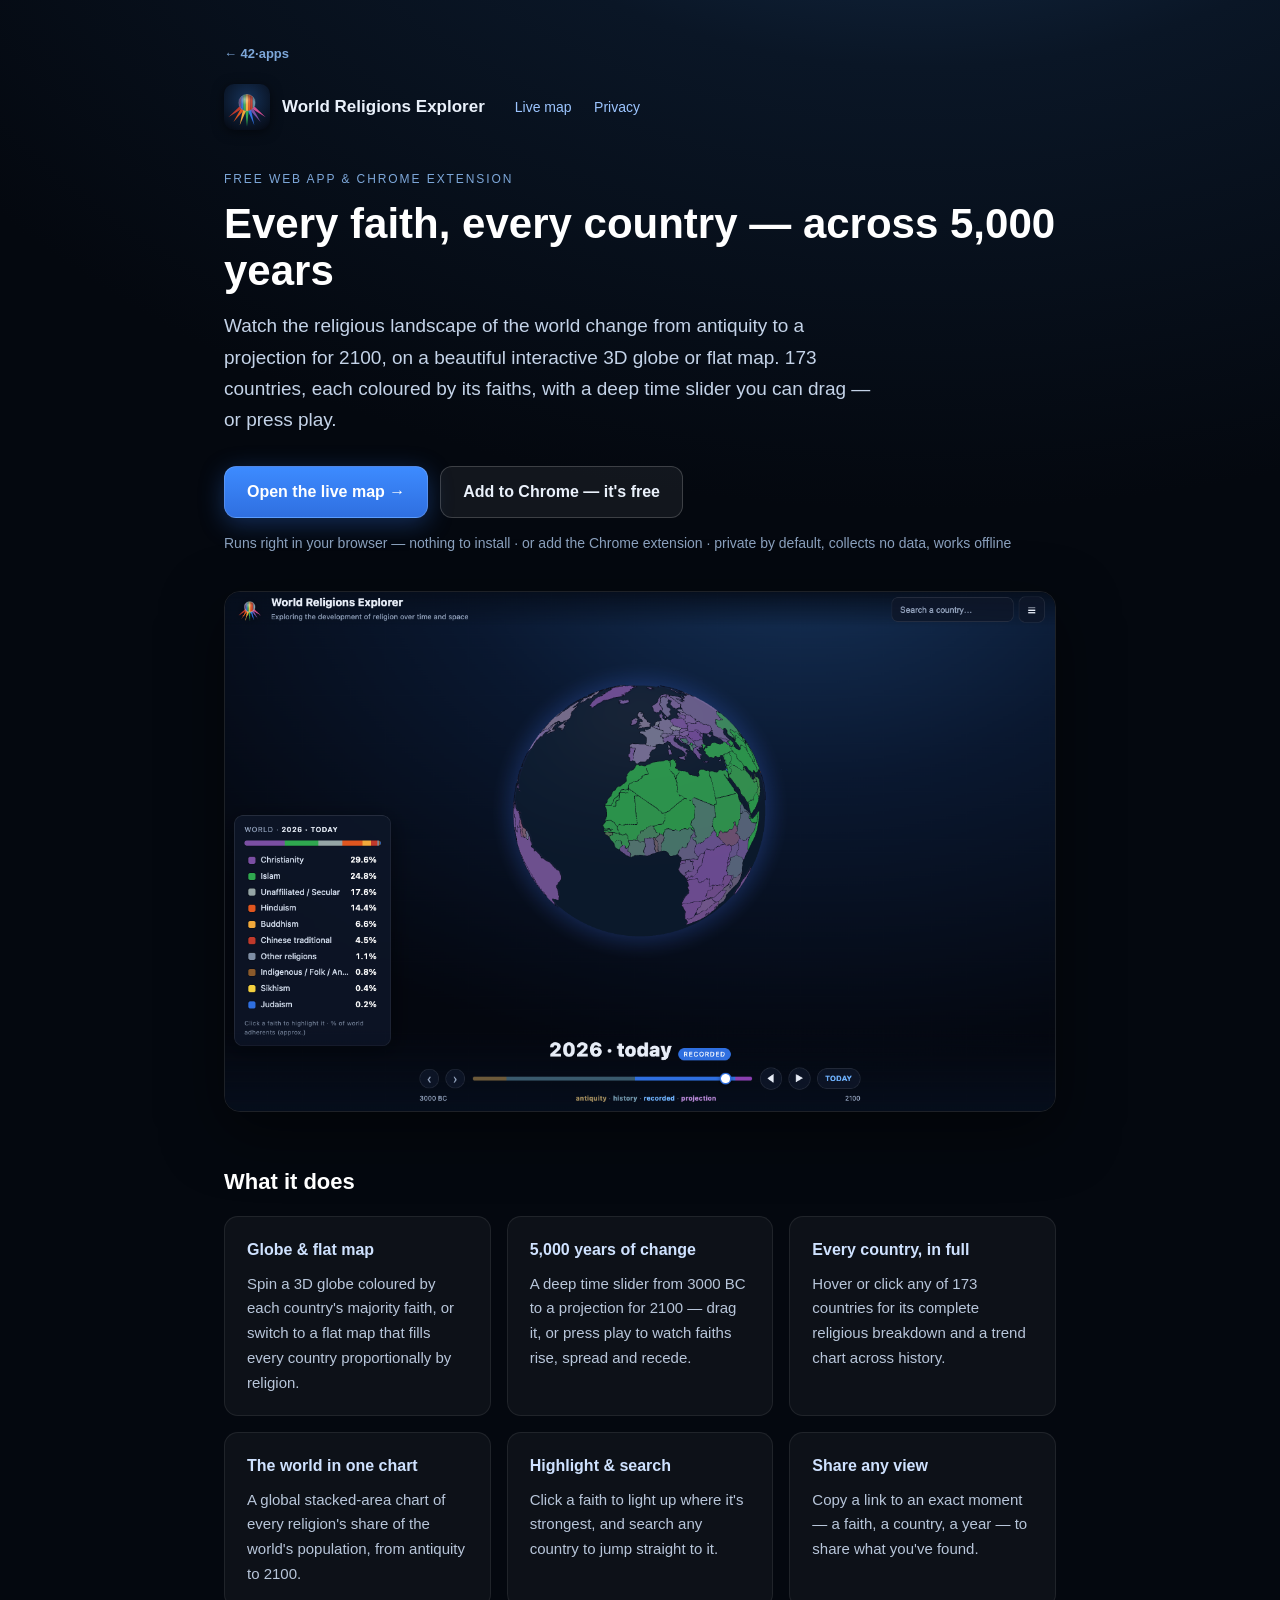
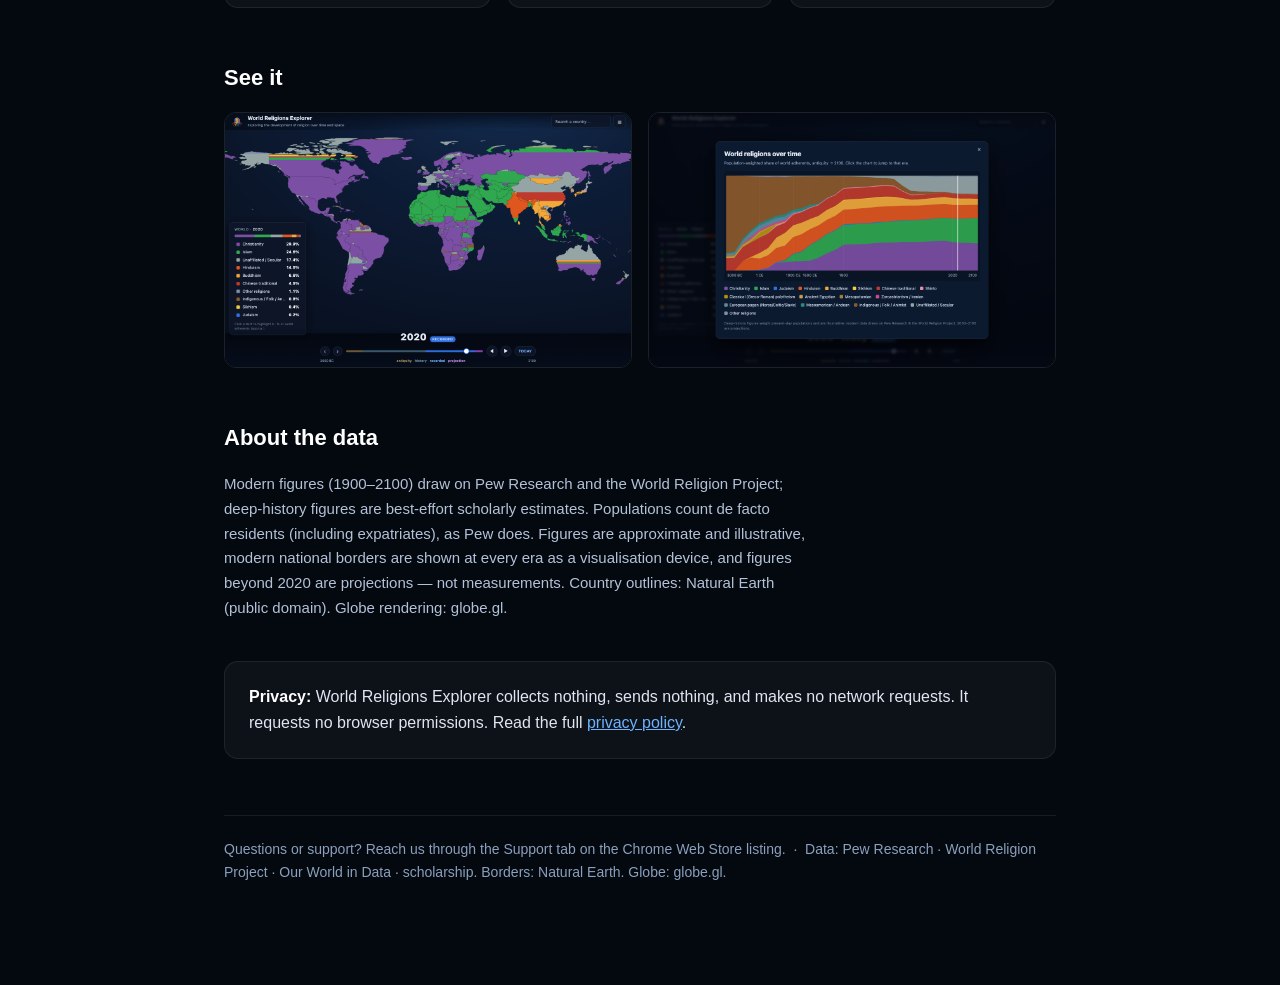
<file: index.html>
<!DOCTYPE html>
<html lang="en">
<head>
<meta charset="utf-8">
<meta name="viewport" content="width=device-width, initial-scale=1">
<title>World Religions Explorer — Faiths of the World Over Time</title>
<meta name="description" content="Map every country's religions and how they changed from antiquity to 2100, on an interactive 3D globe or flat map. A free web app — nothing to install — and a Chrome extension. Private, offline, collects no data.">
<meta property="og:title" content="World Religions Explorer">
<meta property="og:description" content="See how the world's faiths spread and changed over 5,000 years — on an interactive 3D globe. Free, runs in your browser.">
<meta property="og:type" content="website">
<meta property="og:url" content="https://42-apps.github.io/worldreligions/">
<link rel="icon" href="assets/icon.png">
<style>
  :root { color-scheme: dark; }
  * { box-sizing: border-box; }
  body {
    margin: 0;
    font: 16px/1.65 -apple-system, BlinkMacSystemFont, "Segoe UI", Roboto, Helvetica, Arial, sans-serif;
    color: #dfe6f2;
    background: radial-gradient(1200px 820px at 72% -12%, #1b3a5e 0%, #0a1626 46%, #04080f 100%);
    min-height: 100vh;
  }
  .wrap { max-width: 880px; margin: 0 auto; padding: 40px 24px 100px; }
  .top { display: flex; align-items: center; gap: 12px; margin: 0 0 40px; }
  .logo { width: 46px; height: 46px; filter: drop-shadow(0 2px 6px rgba(0,0,0,.5)); }
  .brandname { font-weight: 700; font-size: 17px; color: #eaf1fb; }
  .eyebrow { letter-spacing: .16em; text-transform: uppercase; font-size: 12px; color: #7da7d9; margin: 0 0 10px; }
  h1 { font-size: 42px; line-height: 1.12; margin: 0 0 16px; color: #fff; }
  .lede { font-size: 19px; color: #c4d3e8; margin: 0 0 30px; max-width: 62ch; }
  a { color: #6fb3ff; }
  .cta {
    display: inline-flex; align-items: center; gap: 9px;
    background: linear-gradient(180deg, #3d8bff, #2f6fe0);
    color: #fff; text-decoration: none; font-weight: 600;
    padding: 12px 22px; border-radius: 12px;
    border: 1px solid rgba(255,255,255,.16);
    box-shadow: 0 6px 24px rgba(47,111,224,.35);
  }
  .cta-soon { background: rgba(255,255,255,.06); box-shadow: none; color: #cfe0f7; cursor: default; }
  .cta:hover { text-decoration: none; filter: brightness(1.06); }
  .cta.ghost { background: rgba(255,255,255,.06); box-shadow: none; color: #eaf1fb; border: 1px solid rgba(255,255,255,.18); }
  .cta.ghost:hover { background: rgba(255,255,255,.1); filter: none; }
  .brand-wrap { display: flex; align-items: center; gap: 12px; }
  .topnav a { margin-left: 18px; color: #9cc5ff; text-decoration: none; font-size: 14px; }
  .topnav a:hover { text-decoration: underline; }
  .ctas { display: flex; flex-wrap: wrap; gap: 12px; margin: 0 0 8px; align-items: center; }
  .note { color: #8aa0bd; font-size: 14px; margin: 14px 0 0; }
  .hero { width: 100%; border-radius: 16px; margin: 36px 0 8px; border: 1px solid rgba(255,255,255,.1); box-shadow: 0 20px 60px rgba(0,0,0,.5); display: block; }
  h2 { font-size: 22px; margin: 52px 0 16px; color: #fff; }
  .grid { display: grid; grid-template-columns: repeat(auto-fit, minmax(240px, 1fr)); gap: 16px; }
  .card { background: rgba(255,255,255,.04); border: 1px solid rgba(255,255,255,.08); border-radius: 14px; padding: 20px 22px; }
  .card h3 { margin: 0 0 8px; font-size: 16px; color: #cfe2ff; }
  .card p { margin: 0; color: #b8c6da; font-size: 15px; }
  .gallery { display: grid; grid-template-columns: repeat(auto-fit, minmax(300px, 1fr)); gap: 16px; }
  .gallery img { width: 100%; border-radius: 12px; border: 1px solid rgba(255,255,255,.1); display: block; }
  .privacy { margin-top: 40px; background: rgba(255,255,255,.04); border: 1px solid rgba(255,255,255,.08); border-radius: 14px; padding: 22px 24px; }
  .privacy strong { color: #fff; }
  .data { color: #b3c2d8; font-size: 15px; max-width: 70ch; }
  footer { margin-top: 56px; padding-top: 22px; border-top: 1px solid rgba(255,255,255,.08); color: #8aa0bd; font-size: 14px; }
  footer a { color: #9cc5ff; }
</style>
</head>
<body>
<div class="wrap">
  <p style="margin:0 0 18px"><a href="/" style="color:#7da7d9;text-decoration:none;font-size:13px;font-weight:600">&larr; 42&middot;apps</a></p>
  <header class="top">
    <div class="brand-wrap">
      <img class="logo" src="assets/logo.svg" alt="">
      <span class="brandname">World Religions Explorer</span>
    </div>
    <nav class="topnav">
      <a href="app/worldreligions.html">Live map</a>
      <a href="privacy.html">Privacy</a>
    </nav>
  </header>

  <p class="eyebrow">Free web app &amp; Chrome extension</p>
  <h1>Every faith, every country — across 5,000 years</h1>
  <p class="lede">Watch the religious landscape of the world change from antiquity to a projection for 2100, on a beautiful interactive 3D globe or flat map. 173 countries, each coloured by its faiths, with a deep time slider you can drag — or press play.</p>

  <div class="ctas">
    <a class="cta" href="app/worldreligions.html">Open the live map &rarr;</a>
    <a class="cta ghost" href="https://chromewebstore.google.com/detail/world-religions-explorer/inckleebbdffajpgppeompeobgdeloak" target="_blank" rel="noopener">Add to Chrome — it's free</a>
  </div>
  <p class="note">Runs right in your browser — nothing to install · or add the Chrome extension · private by default, collects no data, works offline</p>

  <img class="hero" src="assets/globe.png" alt="A 3D globe coloured by each country's majority religion, with a world breakdown panel">

  <h2>What it does</h2>
  <div class="grid">
    <div class="card"><h3>Globe &amp; flat map</h3><p>Spin a 3D globe coloured by each country's majority faith, or switch to a flat map that fills every country proportionally by religion.</p></div>
    <div class="card"><h3>5,000 years of change</h3><p>A deep time slider from 3000 BC to a projection for 2100 — drag it, or press play to watch faiths rise, spread and recede.</p></div>
    <div class="card"><h3>Every country, in full</h3><p>Hover or click any of 173 countries for its complete religious breakdown and a trend chart across history.</p></div>
    <div class="card"><h3>The world in one chart</h3><p>A global stacked-area chart of every religion's share of the world's population, from antiquity to 2100.</p></div>
    <div class="card"><h3>Highlight &amp; search</h3><p>Click a faith to light up where it's strongest, and search any country to jump straight to it.</p></div>
    <div class="card"><h3>Share any view</h3><p>Copy a link to an exact moment — a faith, a country, a year — to share what you've found.</p></div>
  </div>

  <h2>See it</h2>
  <div class="gallery">
    <img src="assets/flat.png" alt="The flat map filling each country proportionally by faith">
    <img src="assets/trend.png" alt="The world trend chart: every religion's global share over time">
  </div>

  <h2>About the data</h2>
  <p class="data">Modern figures (1900–2100) draw on Pew Research and the World Religion Project; deep-history figures are best-effort scholarly estimates. Populations count de facto residents (including expatriates), as Pew does. Figures are approximate and illustrative, modern national borders are shown at every era as a visualisation device, and figures beyond 2020 are projections — not measurements. Country outlines: Natural Earth (public domain). Globe rendering: globe.gl.</p>

  <div class="privacy">
    <strong>Privacy:</strong> World Religions Explorer collects nothing, sends nothing, and makes
    no network requests. It requests no browser permissions. Read the full
    <a href="privacy.html">privacy policy</a>.
  </div>

  <footer>
    Questions or support? Reach us through the Support tab on the Chrome Web Store listing.
    &nbsp;·&nbsp; Data: Pew Research · World Religion Project · Our World in Data · scholarship.
    Borders: Natural Earth. Globe: globe.gl.
  </footer>
</div>
</body>
</html>
</file>
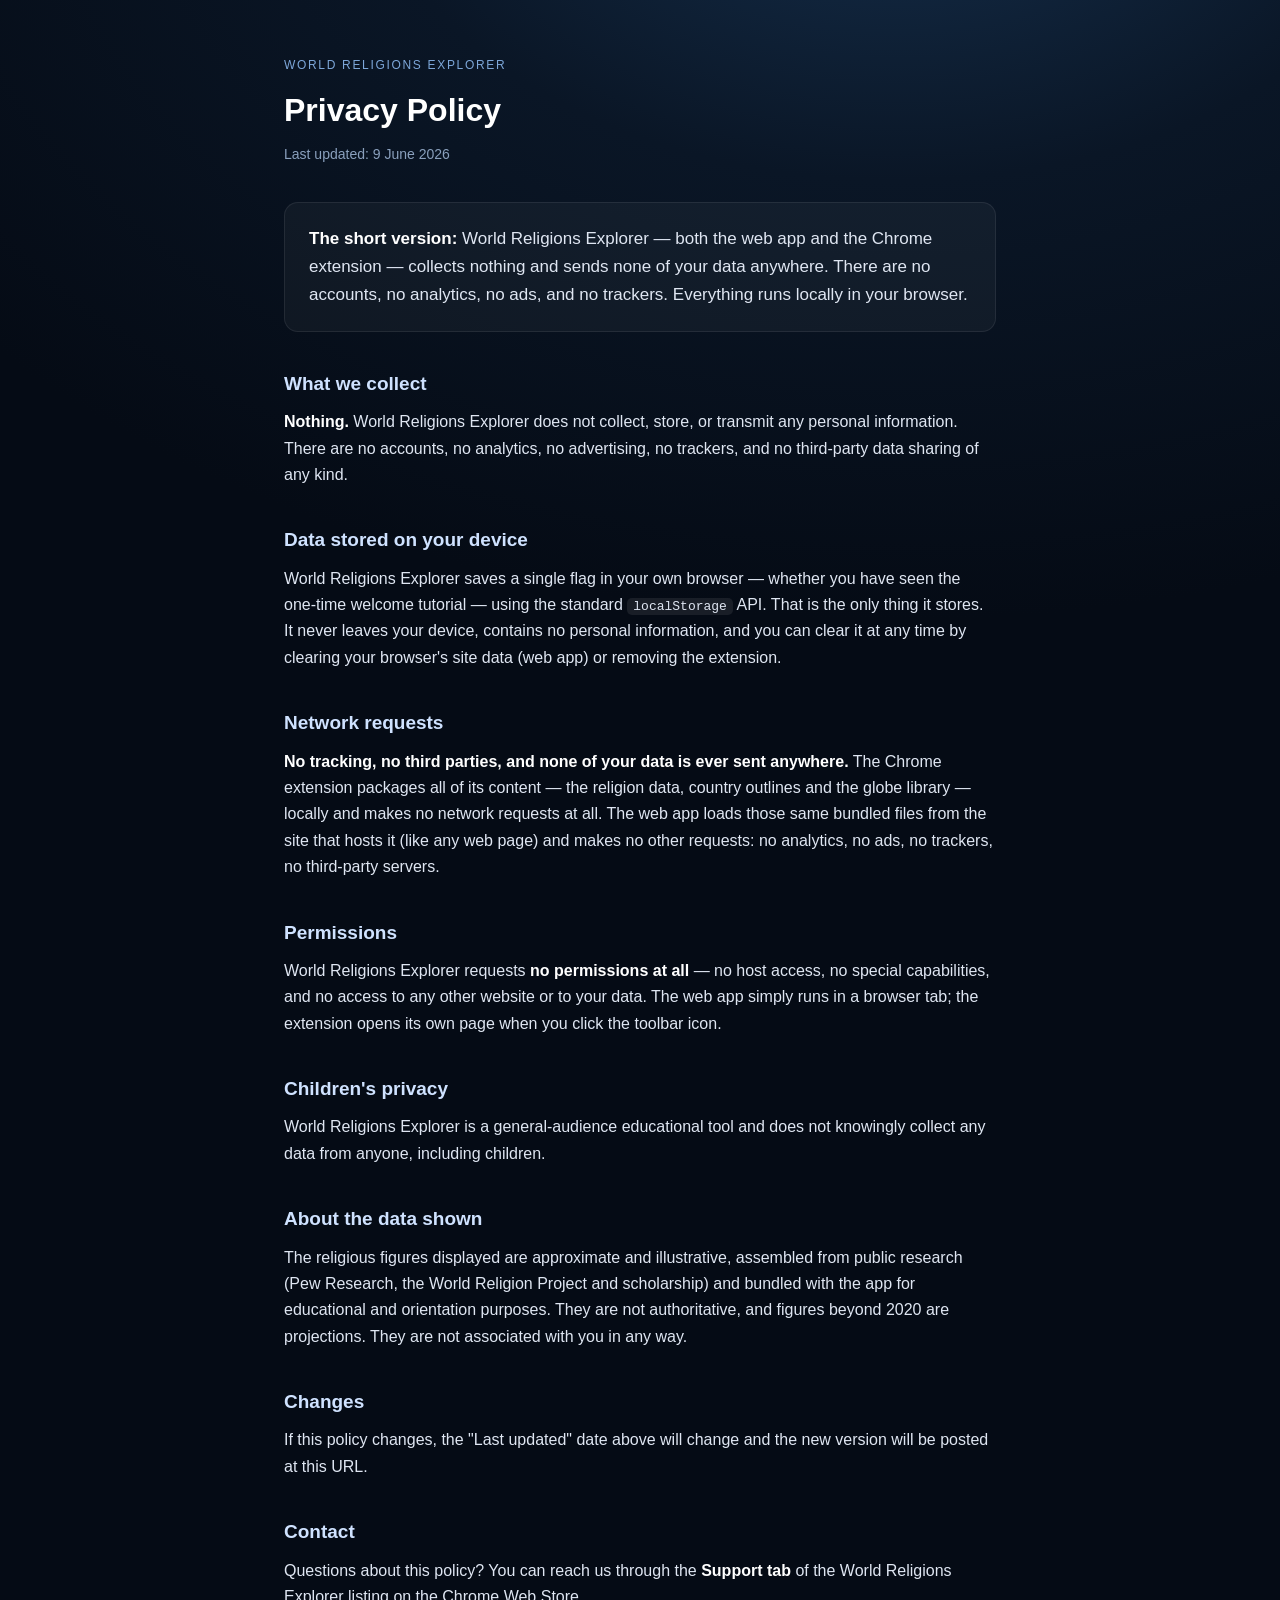
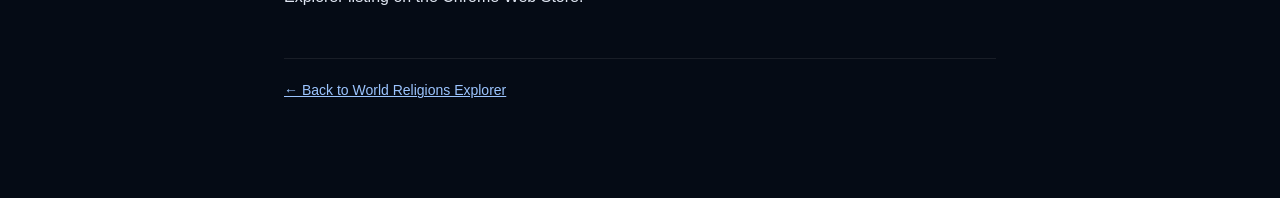
<file: privacy.html>
<!DOCTYPE html>
<html lang="en">
<head>
<meta charset="utf-8">
<meta name="viewport" content="width=device-width, initial-scale=1">
<title>World Religions Explorer — Privacy Policy</title>
<meta name="description" content="Privacy policy for the World Religions Explorer web app and Chrome extension. Collects nothing, no accounts, no analytics, no trackers, no ads — sends none of your data anywhere.">
<link rel="icon" href="assets/icon.png">
<style>
  :root { color-scheme: dark; }
  * { box-sizing: border-box; }
  body {
    margin: 0;
    font: 16px/1.65 -apple-system, BlinkMacSystemFont, "Segoe UI", Roboto, Helvetica, Arial, sans-serif;
    color: #dfe6f2;
    background: radial-gradient(1200px 800px at 70% -10%, #16314f 0%, #0a1626 45%, #050b15 100%);
    min-height: 100vh;
  }
  .wrap { max-width: 760px; margin: 0 auto; padding: 56px 24px 96px; }
  .eyebrow { letter-spacing: .14em; text-transform: uppercase; font-size: 12px; color: #7da7d9; margin: 0 0 8px; }
  h1 { font-size: 32px; margin: 0 0 6px; color: #fff; }
  .updated { color: #8aa0bd; font-size: 14px; margin: 0 0 36px; }
  h2 { font-size: 19px; margin: 36px 0 10px; color: #cfe2ff; }
  p { margin: 0 0 14px; }
  a { color: #6fb3ff; }
  strong { color: #fff; }
  code { background: rgba(255,255,255,.08); padding: 1px 6px; border-radius: 5px; font-size: 13px; }
  .card { background: rgba(255,255,255,.04); border: 1px solid rgba(255,255,255,.08); border-radius: 14px; padding: 22px 24px; margin: 22px 0; }
  .tldr { font-size: 17px; }
  footer { margin-top: 48px; padding-top: 20px; border-top: 1px solid rgba(255,255,255,.08); color: #8aa0bd; font-size: 14px; }
  footer a { color: #9cc5ff; }
</style>
</head>
<body>
<div class="wrap">
  <p class="eyebrow">World Religions Explorer</p>
  <h1>Privacy Policy</h1>
  <p class="updated">Last updated: 9 June 2026</p>

  <div class="card tldr">
    <strong>The short version:</strong> World Religions Explorer — both the web app
    and the Chrome extension — collects nothing and sends none of your data anywhere.
    There are no accounts, no analytics, no ads, and no trackers. Everything runs
    locally in your browser.
  </div>

  <h2>What we collect</h2>
  <p><strong>Nothing.</strong> World Religions Explorer does not collect, store, or
  transmit any personal information. There are no accounts, no analytics, no
  advertising, no trackers, and no third-party data sharing of any kind.</p>

  <h2>Data stored on your device</h2>
  <p>World Religions Explorer saves a single flag in your own browser — whether you
  have seen the one-time welcome tutorial — using the standard
  <code>localStorage</code> API. That is the only thing it stores. It never leaves
  your device, contains no personal information, and you can clear it at any time by
  clearing your browser's site data (web app) or removing the extension.</p>

  <h2>Network requests</h2>
  <p><strong>No tracking, no third parties, and none of your data is ever sent
  anywhere.</strong> The Chrome extension packages all of its content — the religion
  data, country outlines and the globe library — locally and makes no network
  requests at all. The web app loads those same bundled files from the site that
  hosts it (like any web page) and makes no other requests: no analytics, no ads, no
  trackers, no third-party servers.</p>

  <h2>Permissions</h2>
  <p>World Religions Explorer requests <strong>no permissions at all</strong> — no
  host access, no special capabilities, and no access to any other website or to
  your data. The web app simply runs in a browser tab; the extension opens its own
  page when you click the toolbar icon.</p>

  <h2>Children's privacy</h2>
  <p>World Religions Explorer is a general-audience educational tool and does not
  knowingly collect any data from anyone, including children.</p>

  <h2>About the data shown</h2>
  <p>The religious figures displayed are approximate and illustrative, assembled
  from public research (Pew Research, the World Religion Project and scholarship)
  and bundled with the app for educational and orientation purposes. They are
  not authoritative, and figures beyond 2020 are projections. They are not
  associated with you in any way.</p>

  <h2>Changes</h2>
  <p>If this policy changes, the "Last updated" date above will change and the new
  version will be posted at this URL.</p>

  <h2>Contact</h2>
  <p>Questions about this policy? You can reach us through the <strong>Support
  tab</strong> of the World Religions Explorer listing on the Chrome Web Store.</p>

  <footer>
    <a href="./">← Back to World Religions Explorer</a>
  </footer>
</div>
</body>
</html>
</file>
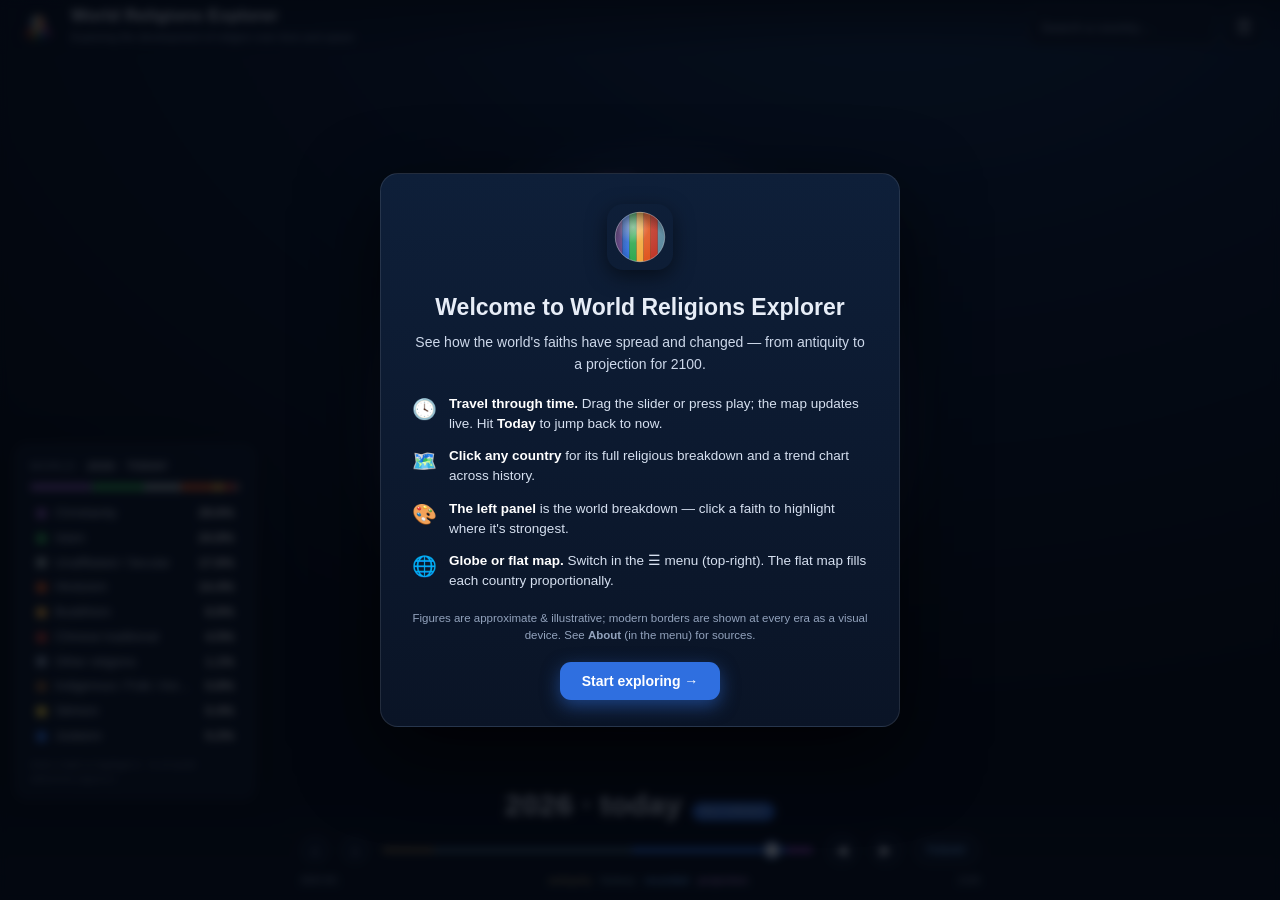
<file: app/worldreligions.html>
<!DOCTYPE html>
<html lang="en">
<head>
<meta charset="utf-8">
<meta name="viewport" content="width=device-width, initial-scale=1">
<title>World Religions Explorer</title>
<link rel="stylesheet" href="worldreligions.css?v=24">
</head>
<body>
  <!-- ===== Header ===== -->
  <header id="topbar">
    <div class="brand">
      <svg class="logo" viewBox="0 0 32 32" aria-hidden="true">
        <defs>
          <clipPath id="cg"><circle cx="16" cy="13" r="5.75"/></clipPath>
          <radialGradient id="lgSheen" cx="36%" cy="30%" r="72%">
            <stop offset="0%" stop-color="#fff" stop-opacity=".5"/><stop offset="45%" stop-color="#fff" stop-opacity=".1"/><stop offset="100%" stop-color="#fff" stop-opacity="0"/>
          </radialGradient>
          <radialGradient id="lgShade" cx="66%" cy="72%" r="74%">
            <stop offset="52%" stop-color="#02030a" stop-opacity="0"/><stop offset="100%" stop-color="#02030a" stop-opacity=".5"/>
          </radialGradient>
        </defs>
        <g>
          <g transform="rotate(-52 16 13)"><polygon points="16,29.5 14.9,18.7 17.1,18.7" fill="#D14B8F"/></g>
          <g transform="rotate(-35 16 13)"><polygon points="16,29.5 14.9,18.7 17.1,18.7" fill="#7B4FA3"/></g>
          <g transform="rotate(-18 16 13)"><polygon points="16,29.5 14.9,18.7 17.1,18.7" fill="#2F6FE0"/></g>
          <g transform="rotate(0 16 13)"><polygon points="16,29.5 14.9,18.7 17.1,18.7" fill="#2FA84F"/></g>
          <g transform="rotate(18 16 13)"><polygon points="16,29.5 14.9,18.7 17.1,18.7" fill="#F2A93B"/></g>
          <g transform="rotate(35 16 13)"><polygon points="16,29.5 14.9,18.7 17.1,18.7" fill="#E0561F"/></g>
          <g transform="rotate(52 16 13)"><polygon points="16,29.5 14.9,18.7 17.1,18.7" fill="#C0392B"/></g>
        </g>
        <g clip-path="url(#cg)">
          <rect x="10.25"  y="7" width="1.7" height="12" fill="#7B4FA3"/>
          <rect x="11.875" y="7" width="1.7" height="12" fill="#2F6FE0"/>
          <rect x="13.5"   y="7" width="1.7" height="12" fill="#2FA84F"/>
          <rect x="15.125" y="7" width="1.7" height="12" fill="#F2A93B"/>
          <rect x="16.75"  y="7" width="1.7" height="12" fill="#E0561F"/>
          <rect x="18.375" y="7" width="1.7" height="12" fill="#C0392B"/>
          <rect x="20"     y="7" width="1.75" height="12" fill="#5E8BA0"/>
          <circle cx="16" cy="13" r="5.75" fill="url(#lgShade)"/>
          <circle cx="16" cy="13" r="5.75" fill="url(#lgSheen)"/>
        </g>
        <circle cx="16" cy="13" r="5.75" fill="none" stroke="rgba(255,255,255,.4)" stroke-width="1"/>
      </svg>
      <div class="brand-txt">
        <span class="brand-name">World Religions Explorer</span>
        <span class="brand-sub">Exploring the development of religion over time and space</span>
      </div>
    </div>
    <div class="tools">
      <div id="searchWrap">
        <input id="search" type="text" placeholder="Search a country…" autocomplete="off" spellcheck="false" aria-label="Search a country">
        <div id="searchResults" class="hidden"></div>
      </div>
      <button id="menuBtn" title="Menu" aria-label="Menu">☰</button>
      <div id="menu" class="hidden">
        <a class="mi" href="/" title="Back to 42-apps home"><span class="mi-ic">🏠</span><span class="mi-tx">42&middot;apps home</span></a>
        <button class="mi" id="miView"><span class="mi-ic">🗺</span><span class="mi-tx">Flat map</span></button>
        <button class="mi" id="miShare"><span class="mi-ic">🔗</span><span class="mi-tx">Share this view</span></button>
        <div class="mi-sep"></div>
        <button class="mi mi-globe" id="miFill"><span class="mi-ic">◧</span><span class="mi-tx">Fill: Shade</span></button>
        <button class="mi mi-globe" id="miSpin"><span class="mi-ic">⟳</span><span class="mi-tx">Auto-rotate</span><span class="mi-state">On</span></button>
        <button class="mi" id="miReset"><span class="mi-ic">⤢</span><span class="mi-tx">Reset view</span></button>
        <button class="mi" id="miFull"><span class="mi-ic">⛶</span><span class="mi-tx">Fullscreen</span></button>
        <div class="mi-sep"></div>
        <button class="mi" id="miTrend"><span class="mi-ic">📈</span><span class="mi-tx">World trend chart</span></button>
        <button class="mi" id="miHelp"><span class="mi-ic">?</span><span class="mi-tx">How to use</span></button>
        <button class="mi" id="miAbout"><span class="mi-ic">ℹ</span><span class="mi-tx">About &amp; sources</span></button>
      </div>
    </div>
  </header>

  <div id="focusBanner" class="hidden"></div>

  <!-- ===== Globe ===== -->
  <div id="globeViz"></div>
  <svg id="flatViz" class="hidden" preserveAspectRatio="xMidYMid meet" xmlns="http://www.w3.org/2000/svg"></svg>
  <div id="tooltip" class="hidden"></div>
  <div id="toast" class="hidden"></div>

  <!-- ===== World breakdown + faith key (click a row to highlight that faith) ===== -->
  <div id="legendBox">
    <div class="gb-title">World &middot; <span id="gbYear">2026 · today</span></div>
    <div class="gb-bar" id="gbBar"></div>
    <div id="gbRows"></div>
    <div class="gb-note">Click a faith to highlight it &middot; % of world adherents (approx.)</div>
  </div>

  <!-- ===== Detail card ===== -->
  <div id="detailCard" class="hidden">
    <button id="detailClose" title="Close">×</button>
    <div class="detail-head"><span id="detailFlag" class="detail-flag">🏳️</span>
      <div><div id="detailName" class="detail-name">—</div>
      <div class="detail-era-line">in <span id="detailEra">2020</span></div></div>
    </div>
    <div id="detailBreakdown"></div>
    <div class="detail-trend-label">Over time — click to jump</div>
    <div id="detailTrend"></div>
    <div id="detailNote" class="detail-note"></div>
  </div>

  <!-- world breakdown is merged into #legendBox (left panel) -->


  <!-- ===== Time slider ===== -->
  <div id="timebar">
    <div class="era-readout">
      <span id="eraLabel" class="era-label">2020</span>
      <span id="eraBadge" class="era-badge">recorded</span>
    </div>
    <div class="slider-row">
      <button id="prevEra" class="step" title="Back one period (←)">‹</button>
      <button id="nextEra" class="step" title="Forward one period (→)">›</button>
      <input id="timeSlider" type="range" min="0" max="39" value="36" step="1" aria-label="Time">
      <button id="playRevBtn" class="play" title="Play backward in time">◀</button>
      <button id="playBtn" class="play" title="Play forward in time">▶</button>
      <button id="nowBtn" class="nowbtn" title="Jump to today">today</button>
    </div>
    <div class="time-ends"><span>3000 BC</span><span class="era-key"><b style="color:#a6905f">antiquity</b> · <b style="color:#7196ab">history</b> · <b style="color:#6fb3ff">recorded</b> · <b style="color:#b888d8">projection</b></span><span>2100</span></div>
  </div>

  <!-- ===== About / disclaimer ===== -->
  <div id="aboutOverlay" class="hidden">
    <div class="about-box">
      <button id="aboutClose" class="about-close" title="Close">×</button>
      <h2>World Religions Explorer</h2>
      <p>A living map of the world's faiths. Each country is coloured by its
      <b>majority religion</b>; hover for the full proportional mix. Drag the
      slider — or hit play — to watch the religious landscape change from
      <b>antiquity to today</b>, with projections to <b>2100</b>.</p>
      <p class="about-cav"><b>Please read:</b> figures are <b>approximate and
      illustrative</b>. Modern data (1945–2020) draws on Pew Research and the
      World Religion Project; deep-history figures are best-effort scholarly
      estimates. The map uses <b>modern borders at all eras</b> as a
      visualization device — ancient peoples and empires, not today's nations,
      occupied that land. Composition counts <b>resident populations</b>
      (including expatriates), as Pew does.</p>
      <p class="about-src">Sources: Pew Research Center · World Religion Project
      (Maoz &amp; Henderson, ARDA) · Our World in Data · historical scholarship.
      Borders: Natural Earth. Globe: globe.gl.</p>
    </div>
  </div>

  <!-- ===== First-run tutorial ===== -->
  <div id="tutorial" class="hidden">
    <div class="tut-box">
      <img class="tut-logo" src="icons/logo.svg" alt="" width="66" height="66">
      <h2>Welcome to World Religions Explorer</h2>
      <p class="tut-lead">See how the world's faiths have spread and changed — from antiquity to a projection for 2100.</p>
      <div class="tut-steps">
        <div class="tut-step"><span class="tut-ic">🕓</span><div><b>Travel through time.</b> Drag the slider or press play; the map updates live. Hit <b>Today</b> to jump back to now.</div></div>
        <div class="tut-step"><span class="tut-ic">🗺️</span><div><b>Click any country</b> for its full religious breakdown and a trend chart across history.</div></div>
        <div class="tut-step"><span class="tut-ic">🎨</span><div><b>The left panel</b> is the world breakdown — click a faith to highlight where it's strongest.</div></div>
        <div class="tut-step"><span class="tut-ic">🌐</span><div><b>Globe or flat map.</b> Switch in the ☰ menu (top-right). The flat map fills each country proportionally.</div></div>
      </div>
      <p class="tut-cav">Figures are approximate &amp; illustrative; modern borders are shown at every era as a visual device. See <b>About</b> (in the menu) for sources.</p>
      <button id="tutStart" class="tut-btn">Start exploring →</button>
    </div>
  </div>

  <!-- ===== Flat-map first-time tip ===== -->
  <div id="flatTip" class="hidden">
    <div class="tut-box">
      <h2>🗺️ The flat map</h2>
      <p class="tut-lead">Every country is filled <b>proportionally by faith</b> — so you see each nation's whole religious mix at a glance, not just its majority.</p>
      <div class="tut-steps">
        <div class="tut-step"><span class="tut-ic">📊</span><div><b>Proportional fill.</b> Each country fills from the bottom up by share. A nation that's 70% Christian &amp; 30% Muslim shows the bottom 70% purple, the top 30% green — the taller a colour, the bigger that faith.</div></div>
        <div class="tut-step"><span class="tut-ic">🔍</span><div><b>Zoom &amp; pan.</b> Scroll to zoom in (small countries become readable) and drag to move around. Recentre via ☰ → <b>Reset view</b>.</div></div>
        <div class="tut-step"><span class="tut-ic">👆</span><div><b>Hover</b> any country for its exact percentages; <b>click</b> for the full breakdown and a trend chart over time.</div></div>
        <div class="tut-step"><span class="tut-ic">🎨</span><div><b>Highlight a faith</b> — click one in the left panel to shade the whole map by that religion's share. <b>Globe view</b> is in the ☰ menu.</div></div>
      </div>
      <p class="tut-cav">This is a flat (equirectangular) projection, so areas near the poles look stretched (Greenland, Antarctica), and a couple of countries that cross the date line (Russia, Fiji) can smear sideways.</p>
      <button id="ftStart" class="tut-btn">Got it</button>
    </div>
  </div>

  <!-- ===== World trend chart ===== -->
  <div id="worldTrend" class="hidden">
    <div class="wt-box">
      <button id="wtClose" class="about-close" title="Close">×</button>
      <h2>World religions over time</h2>
      <p class="wt-sub">Population-weighted share of world adherents, antiquity → 2100. Click the chart to jump to that era.</p>
      <div id="wtChart"></div>
      <div id="wtLegend" class="wt-legend"></div>
      <p class="wt-cav">Deep-history figures weight present-day populations and are illustrative; modern data draws on Pew Research &amp; the World Religion Project. 2030–2100 are projections.</p>
    </div>
  </div>

  <script src="lib/globe.gl.min.js"></script>
  <script src="lib/polygon-clipping.js"></script>
  <script src="data/religions.js?v=16"></script>
  <script src="data/religion-data.js?v=16"></script>
  <script src="worldreligions.js?v=25"></script>
</body>
</html>
</file>
<file: app/worldreligions.css>
/* WorldReligions — full-tab globe UI */
:root{
  --bg:#060e1c; --panel:rgba(13,22,40,.82); --line:rgba(255,255,255,.10);
  --txt:#e7edf7; --muted:#93a3bd; --accent:#6fb3ff;
}
*{box-sizing:border-box}
html,body{margin:0;height:100%}
body{
  background:radial-gradient(1200px 820px at 70% -10%,#16335a 0%,#0a1830 45%,#04070f 100%);
  color:var(--txt); font:14px/1.5 -apple-system,BlinkMacSystemFont,"Segoe UI",Roboto,Helvetica,Arial,sans-serif;
  overflow:hidden; user-select:none;
}
.hidden{display:none !important}

/* ---- header ---- */
#topbar{
  position:fixed; top:0; left:0; right:0; height:54px; z-index:30;
  display:flex; align-items:center; justify-content:space-between; padding:0 16px;
  background:linear-gradient(180deg,rgba(6,14,28,.92),rgba(6,14,28,0));
}
.brand{display:flex; align-items:center; gap:11px}
.logo{width:44px; height:44px; filter:drop-shadow(0 2px 6px rgba(0,0,0,.55))}
.brand-name{font-weight:700; font-size:17px; letter-spacing:.2px; display:block; line-height:1.1}
.brand-sub{font-size:11px; color:var(--muted)}
.tools{position:relative; display:flex; align-items:center; gap:8px}
#searchWrap{position:relative}
#search{width:188px; height:38px; padding:0 12px; border-radius:10px; font-size:13px;
  background:var(--panel); color:var(--txt); border:1px solid var(--line); outline:none}
#search::placeholder{color:var(--muted)}
#search:focus{border-color:#3d8bff; background:rgba(20,32,56,.92); width:212px}
#searchResults{position:absolute; top:44px; right:0; width:248px; max-height:320px; overflow:auto; padding:5px; z-index:50;
  background:var(--panel); border:1px solid var(--line); border-radius:11px; backdrop-filter:blur(10px); box-shadow:0 14px 40px rgba(0,0,0,.5)}
.sr-item{display:flex; align-items:center; gap:9px; padding:8px 10px; border-radius:7px; font-size:13px; cursor:pointer}
.sr-item:hover,.sr-item.sel{background:rgba(255,255,255,.1)}
.sr-flag{font-size:15px; flex:none}
.sr-none{padding:9px 10px; color:var(--muted); font-size:12.5px}
#menuBtn{width:40px; height:40px; flex:none; border-radius:10px; cursor:pointer; font-size:18px; line-height:1;
  background:var(--panel); color:var(--txt); border:1px solid var(--line)}
#menuBtn:hover{background:rgba(40,60,100,.85)}
#menu{position:absolute; top:48px; right:0; width:214px; padding:6px; border-radius:13px; z-index:50;
  background:var(--panel); border:1px solid var(--line); backdrop-filter:blur(10px); box-shadow:0 16px 44px rgba(0,0,0,.55);
  display:flex; flex-direction:column; gap:2px}
.mi{display:flex; align-items:center; gap:10px; width:100%; padding:9px 11px; border:none; border-radius:8px;
  background:transparent; color:var(--txt); font:inherit; font-size:13px; cursor:pointer; text-align:left}
.mi:hover{background:rgba(255,255,255,.09)}
.mi.on .mi-tx{color:#9cc6ff}
.mi-ic{width:18px; text-align:center; font-size:14px; flex:none}
.mi-tx{flex:1}
.mi-state{font-size:11px; color:var(--muted); font-weight:600}
.mi-sep{height:1px; background:var(--line); margin:4px 6px}

/* ---- toast ---- */
#toast{position:fixed; left:50%; bottom:106px; transform:translateX(-50%); z-index:60;
  padding:10px 16px; border-radius:10px; font-size:13px; font-weight:600;
  background:rgba(12,20,38,.97); color:#eaf1fb; border:1px solid var(--line); box-shadow:0 10px 30px rgba(0,0,0,.5)}

/* ---- globe ---- */
#globeViz{position:fixed; inset:54px 0 92px 0}
#flatViz{position:fixed; inset:54px 0 92px 0; z-index:1; cursor:grab}
.flat-ocean{fill:rgba(18,34,64,.4)}
.fcell{pointer-events:none}
.flat-hit{fill:transparent; pointer-events:all; stroke:rgba(8,12,24,.55); stroke-width:0.7; cursor:pointer}
.flat-hit:hover{stroke:#fff; stroke-width:1.5}
.flat-hit.sel{stroke:#fff; stroke-width:2.2; fill:rgba(255,255,255,.07)}
.pie{border-radius:50%; border:1.5px solid rgba(8,12,24,.82); box-shadow:0 1px 4px rgba(0,0,0,.55); pointer-events:none}

/* ---- tooltip ---- */
#tooltip{
  position:absolute; z-index:40; pointer-events:none; transform:translate(14px,14px);
  min-width:180px; max-width:240px; padding:9px 11px; border-radius:11px;
  background:var(--panel); backdrop-filter:blur(7px); border:1px solid var(--line);
  box-shadow:0 8px 28px rgba(0,0,0,.45);
}
.tt-head{display:flex; align-items:center; gap:7px; margin-bottom:6px}
.tt-flag{font-size:15px}
.tt-name{font-weight:600; flex:1; white-space:nowrap; overflow:hidden; text-overflow:ellipsis}
.tt-era{font-size:10.5px; color:var(--muted)}
.tt-maj{display:flex; align-items:center; gap:6px; font-size:12.5px; margin-bottom:7px}
.tt-dot{width:9px; height:9px; border-radius:50%; display:inline-block}
.tt-nd{color:var(--muted); font-size:12px; font-style:italic}
.tt-body{display:flex; gap:10px; align-items:center; margin-top:2px}
.tt-pie{width:46px; height:46px; border-radius:50%; flex:none; border:1.5px solid rgba(8,12,24,.7); box-shadow:0 1px 4px rgba(0,0,0,.5)}
.tt-rows{flex:1; min-width:0}

/* ---- breakdown bar (hover + detail) ---- */
.bk-bar{display:flex; height:9px; border-radius:5px; overflow:hidden; margin-bottom:7px; box-shadow:inset 0 0 0 1px rgba(0,0,0,.25)}
.bk-bar span{display:block; height:100%}
.bk-rows{display:flex; flex-direction:column; gap:3px}
.bk-row{display:flex; align-items:center; gap:7px; font-size:12px}
.bk-dot{width:8px; height:8px; border-radius:2px; flex:none}
.bk-l{flex:1; color:#cdd8ea; white-space:nowrap; overflow:hidden; text-overflow:ellipsis}
.bk-v{color:var(--muted); font-variant-numeric:tabular-nums}

/* ---- legend ---- */
#legendBox{
  position:fixed; left:14px; bottom:100px; z-index:25; width:242px;
  padding:13px 15px; border-radius:14px; background:var(--panel);
  border:1px solid var(--line); backdrop-filter:blur(8px); box-shadow:0 10px 34px rgba(0,0,0,.45);
}
#legendBox #gbRows{max-height:44vh; overflow:auto}
.legend-title{font-size:10.5px; letter-spacing:.14em; text-transform:uppercase; color:var(--muted); margin-bottom:7px}
#legend{display:flex; flex-direction:column; gap:4px; max-height:46vh; overflow:auto}
.lg-item{display:flex; align-items:center; gap:8px; font-size:11.5px; color:#cdd8ea; cursor:pointer; padding:1px 4px; border-radius:5px}
.lg-item:hover{background:rgba(255,255,255,.07)}
.lg-item.active{background:rgba(255,255,255,.15); font-weight:600}
.lg-sw{width:12px; height:12px; border-radius:3px; flex:none; box-shadow:0 0 0 1px rgba(0,0,0,.3)}

/* focus banner + per-country trend chart */
#focusBanner{position:fixed; top:60px; left:50%; transform:translateX(-50%); z-index:28; padding:6px 15px; border-radius:20px;
  background:var(--panel); border:1px solid var(--line); backdrop-filter:blur(7px); font-size:12.5px; cursor:pointer; box-shadow:0 6px 20px rgba(0,0,0,.4)}
#focusBanner:hover{background:rgba(40,60,100,.85)}
.fb-x{color:var(--muted)}
.detail-trend-label{font-size:10px; letter-spacing:.1em; text-transform:uppercase; color:var(--muted); margin:13px 0 5px}
#detailTrend{cursor:pointer}
.trend{display:block; border-radius:7px; background:rgba(0,0,0,.22)}

/* ---- detail card ---- */
#detailCard{
  position:fixed; right:14px; top:70px; z-index:35; width:280px;
  padding:16px 16px 14px; border-radius:14px; background:var(--panel);
  border:1px solid var(--line); backdrop-filter:blur(9px); box-shadow:0 12px 40px rgba(0,0,0,.5);
}
#detailClose{position:absolute; top:8px; right:9px; width:24px; height:24px; border:none; border-radius:7px;
  background:transparent; color:var(--muted); font-size:18px; cursor:pointer}
#detailClose:hover{background:rgba(255,255,255,.08); color:#fff}
.detail-head{display:flex; align-items:center; gap:11px; margin-bottom:13px}
.detail-flag{font-size:26px}
.detail-name{font-weight:700; font-size:16px}
.detail-era-line{font-size:11.5px; color:var(--muted)}
.detail-note{margin-top:11px; padding-top:10px; border-top:1px solid var(--line);
  font-size:11px; line-height:1.55; color:#aebbd2; max-height:230px; overflow:auto}

/* world breakdown box (right) */
#globalBox{position:fixed; right:14px; top:70px; z-index:26; width:228px; max-height:calc(100vh - 180px); overflow:auto;
  padding:13px 15px; border-radius:14px; background:var(--panel); border:1px solid var(--line); backdrop-filter:blur(8px); box-shadow:0 10px 34px rgba(0,0,0,.45)}
.gb-title{font-size:11px; letter-spacing:.08em; text-transform:uppercase; color:var(--muted); margin-bottom:9px}
.gb-title span{color:var(--txt); font-weight:600}
.gb-bar{display:flex; height:8px; border-radius:5px; overflow:hidden; margin-bottom:10px; box-shadow:inset 0 0 0 1px rgba(0,0,0,.25)}
.gb-bar span{display:block; height:100%}
.gb-row{display:flex; align-items:center; gap:8px; font-size:12.5px; padding:3px 6px; border-radius:6px; cursor:pointer}
.gb-row:hover{background:rgba(255,255,255,.07)}
.gb-row.active{background:rgba(255,255,255,.14)}
.gb-row.active .gb-l{font-weight:700; color:#fff}
.gb-sw{width:11px; height:11px; border-radius:3px; flex:none; box-shadow:0 0 0 1px rgba(0,0,0,.3)}
.gb-l{flex:1; color:#d4deee; white-space:nowrap; overflow:hidden; text-overflow:ellipsis}
.gb-v{color:#fff; font-variant-numeric:tabular-nums; font-weight:600}
.gb-note{margin-top:9px; font-size:9.5px; color:#6f7c93; letter-spacing:.02em}

/* ---- time bar ---- */
#timebar{
  position:fixed; left:0; right:0; bottom:0; z-index:30; padding:9px 0 12px;
  background:linear-gradient(0deg,rgba(6,14,28,.95),rgba(6,14,28,0));
  display:flex; flex-direction:column; align-items:center; gap:6px;
}
.era-readout{display:flex; align-items:baseline; gap:10px}
.era-label{font-size:30px; font-weight:800; letter-spacing:.5px; font-variant-numeric:tabular-nums}
.era-badge{font-size:10px; letter-spacing:.12em; text-transform:uppercase; padding:2px 8px; border-radius:20px; color:#fff}
.era-ancient{background:#6d5a3a} .era-historical{background:#3a5a6d}
.era-documented{background:#2f6fe0} .era-future{background:#8a3fb0}
.slider-row{display:flex; align-items:center; gap:10px; width:min(680px,86vw)}
.slider-row .step,.slider-row .play{
  flex:none; border-radius:50%; cursor:pointer; line-height:1;
  background:var(--panel); color:var(--txt); border:1px solid var(--line);
}
.slider-row .step{width:30px; height:30px; font-size:20px; color:var(--muted)}
.slider-row .play{width:34px; height:34px; font-size:14px; font-weight:700}
.slider-row .step:hover{background:rgba(40,60,100,.85); color:#fff}
.slider-row .play:hover{background:rgba(40,60,100,.9); border-color:#3d8bff; color:#fff}
.slider-row .play.on{background:#2f6fe0; border-color:#9cc6ff; color:#fff;
  box-shadow:0 0 0 3px rgba(47,111,224,.30), 0 0 14px rgba(111,179,255,.7)}
.nowbtn{height:32px; padding:0 12px; flex:none; border-radius:16px; cursor:pointer; font-size:11.5px; font-weight:700;
  letter-spacing:.04em; text-transform:uppercase; background:var(--panel); color:var(--accent); border:1px solid var(--line)}
.nowbtn:hover{background:#2f6fe0; color:#fff; border-color:#3d8bff}
#timeSlider{
  flex:1; -webkit-appearance:none; appearance:none; height:6px; border-radius:6px; outline:none;
  background:linear-gradient(90deg,#6d5a3a 0%,#6d5a3a 12%,#3a5a6d 12%,#3a5a6d 58%,#2f6fe0 58%,#2f6fe0 94%,#8a3fb0 94%,#8a3fb0 100%);
}
#timeSlider::-webkit-slider-thumb{-webkit-appearance:none; width:18px; height:18px; border-radius:50%;
  background:#fff; border:2px solid #2f6fe0; cursor:pointer; box-shadow:0 2px 6px rgba(0,0,0,.5)}
#timeSlider::-moz-range-thumb{width:18px; height:18px; border-radius:50%; background:#fff; border:2px solid #2f6fe0; cursor:pointer}
.time-ends{display:flex; justify-content:space-between; width:min(680px,86vw); font-size:10px; color:var(--muted)}
.era-key{color:#6b7790; letter-spacing:.02em}
body.is-future #timeSlider::-webkit-slider-thumb{border-color:#b06fd0}

/* ---- about ---- */
#aboutOverlay{position:fixed; inset:0; z-index:60; display:flex; align-items:center; justify-content:center;
  background:rgba(3,7,15,.7); backdrop-filter:blur(3px)}
.about-box{position:relative; width:min(560px,92vw); max-height:86vh; overflow:auto; padding:26px 28px;
  border-radius:16px; background:#0c1a30; border:1px solid var(--line); box-shadow:0 24px 70px rgba(0,0,0,.6)}
.about-box h2{margin:0 0 12px; font-size:22px}
.about-box p{margin:0 0 12px; color:#cdd8ea; line-height:1.6}
.about-cav{font-size:13px; color:#b7c4da !important}
.about-src{font-size:11.5px; color:var(--muted) !important}
.about-close{position:absolute; top:12px; right:14px; width:28px; height:28px; border:none; border-radius:8px;
  background:transparent; color:var(--muted); font-size:20px; cursor:pointer}
.about-close:hover{background:rgba(255,255,255,.08); color:#fff}

/* ---- world trend chart ---- */
#worldTrend{position:fixed; inset:0; z-index:70; display:flex; align-items:center; justify-content:center;
  background:rgba(3,7,15,.78); backdrop-filter:blur(4px)}
.wt-box{position:relative; width:min(860px,94vw); max-height:90vh; overflow:auto; padding:24px 26px;
  border-radius:16px; background:#0c1a30; border:1px solid var(--line); box-shadow:0 24px 70px rgba(0,0,0,.6)}
.wt-box h2{margin:0 0 4px; font-size:21px}
.wt-sub{margin:0 0 16px; font-size:12.5px; color:var(--muted)}
#wtChart{border-radius:8px; background:rgba(0,0,0,.22); padding:6px}
.wt-svg{width:100%; height:auto; display:block; cursor:pointer}
.wt-legend{display:flex; flex-wrap:wrap; gap:8px 14px; margin-top:14px}
.wt-li{display:flex; align-items:center; gap:6px; font-size:12px; color:#cdd8ea}
.wt-sw{width:11px; height:11px; border-radius:3px; flex:none}
.wt-cav{margin:14px 0 0; font-size:11px; color:#6f7c93; line-height:1.5}

/* ---- first-run tutorial ---- */
#tutorial, #flatTip{position:fixed; inset:0; z-index:70; display:flex; align-items:center; justify-content:center;
  background:rgba(3,7,15,.78); backdrop-filter:blur(4px)}
.tut-box{position:relative; width:min(520px,92vw); max-height:88vh; overflow:auto; padding:30px 30px 26px; text-align:center;
  border-radius:18px; background:linear-gradient(180deg,#0e1f39,#0a1426); border:1px solid var(--line); box-shadow:0 26px 80px rgba(0,0,0,.65)}
.tut-logo{width:66px; height:66px; border-radius:16px; box-shadow:0 6px 20px rgba(0,0,0,.5); margin-bottom:14px}
.tut-box h2{margin:0 0 8px; font-size:23px}
.tut-lead{margin:0 0 18px; color:#cdd8ea; line-height:1.55}
.tut-steps{display:flex; flex-direction:column; gap:12px; text-align:left; margin-bottom:18px}
.tut-step{display:flex; gap:12px; align-items:flex-start; font-size:13.5px; line-height:1.5; color:#d6e0f0}
.tut-step b{color:#fff}
.tut-ic{font-size:20px; flex:none; width:26px; text-align:center}
.tut-cav{font-size:11.5px; color:var(--muted); line-height:1.5; margin:0 0 18px}
.tut-btn{padding:11px 22px; border:none; border-radius:11px; cursor:pointer; font-size:14px; font-weight:700;
  background:#2f6fe0; color:#fff; box-shadow:0 6px 18px rgba(47,111,224,.5)}
.tut-btn:hover{background:#3d8bff}
</file>
